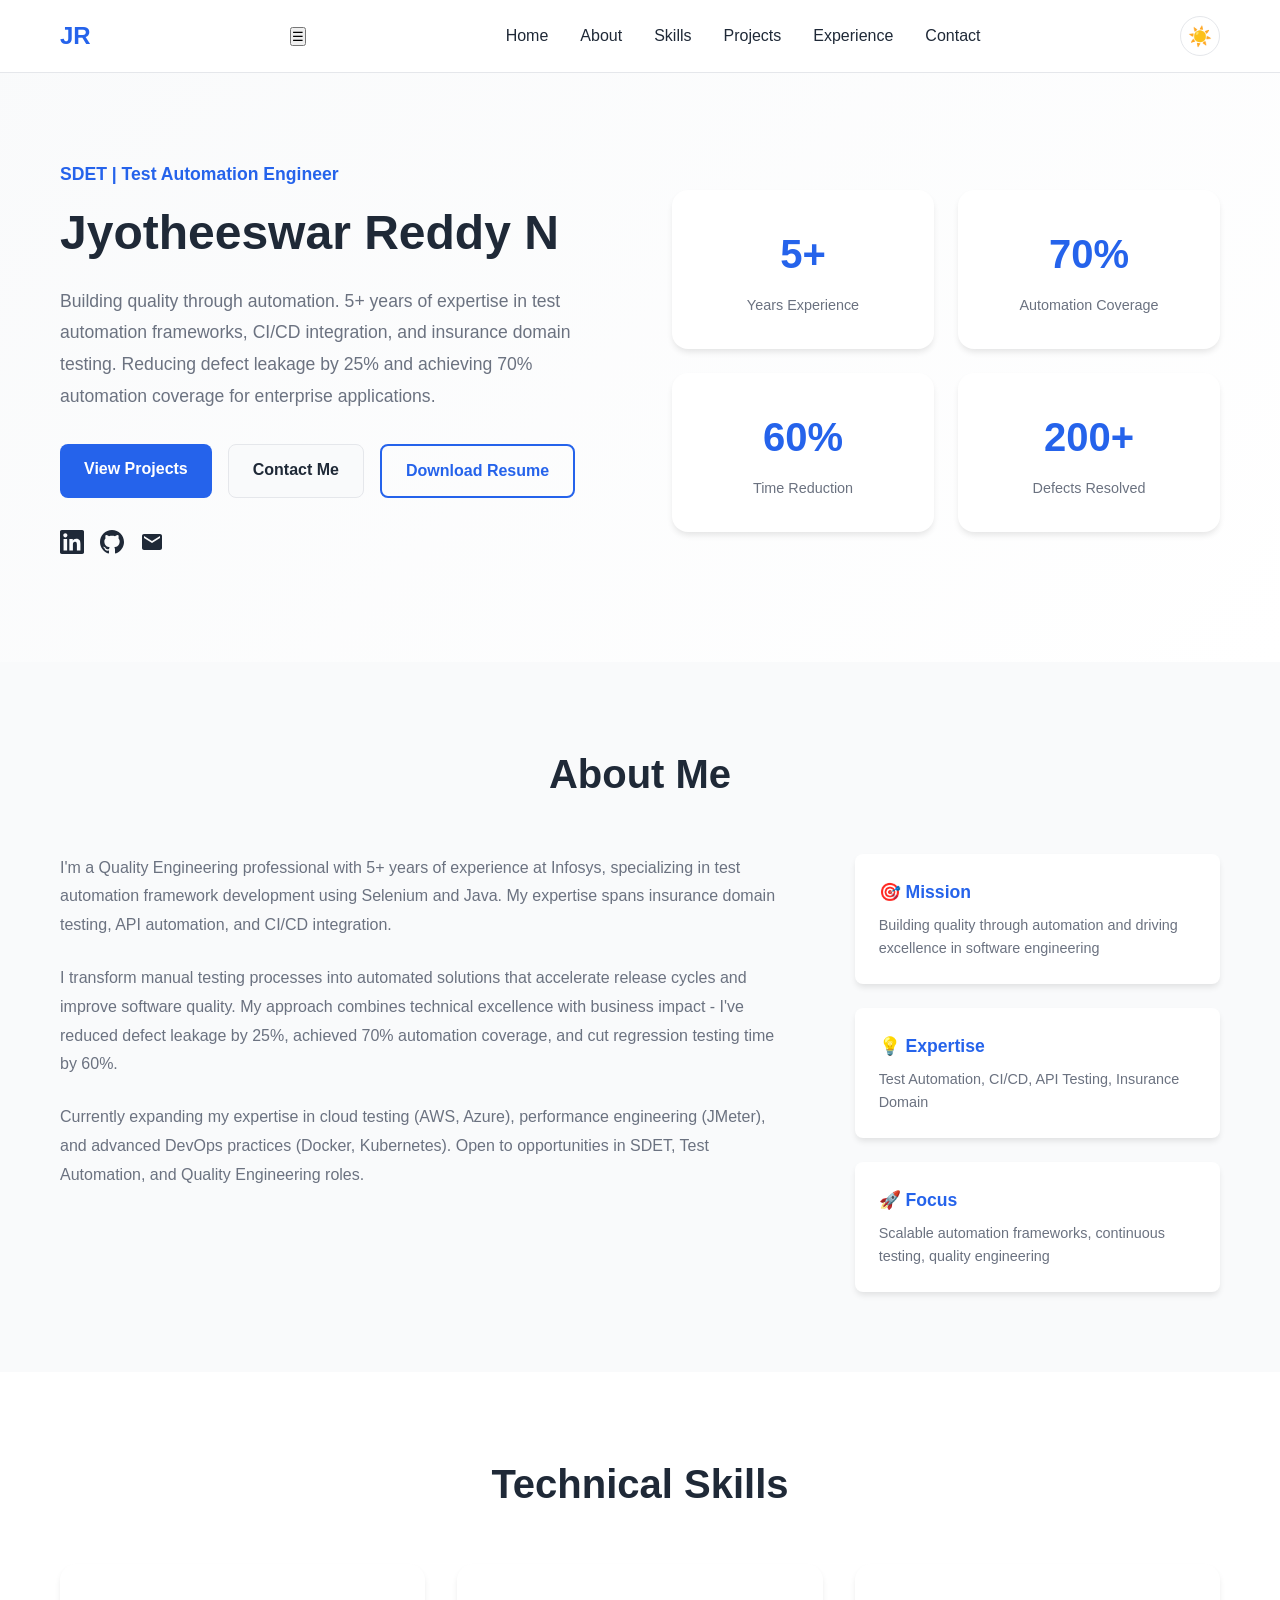
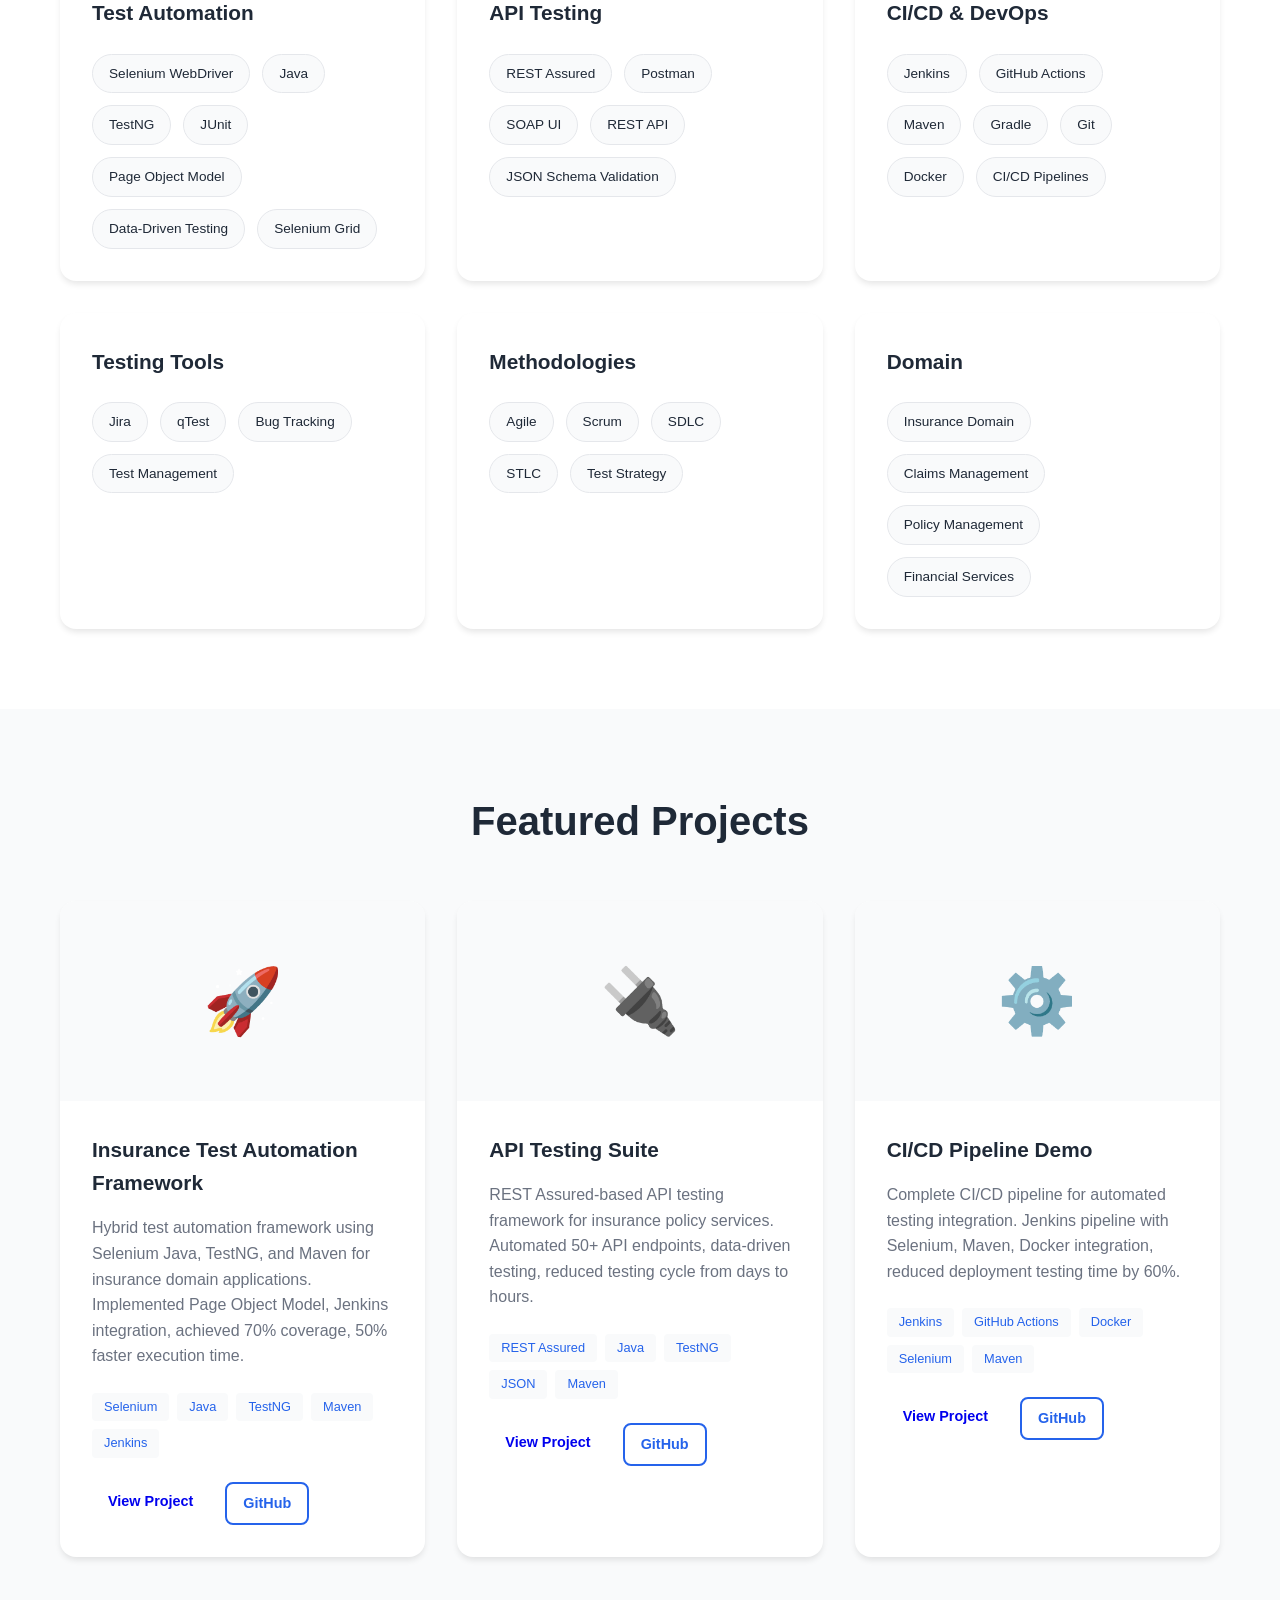
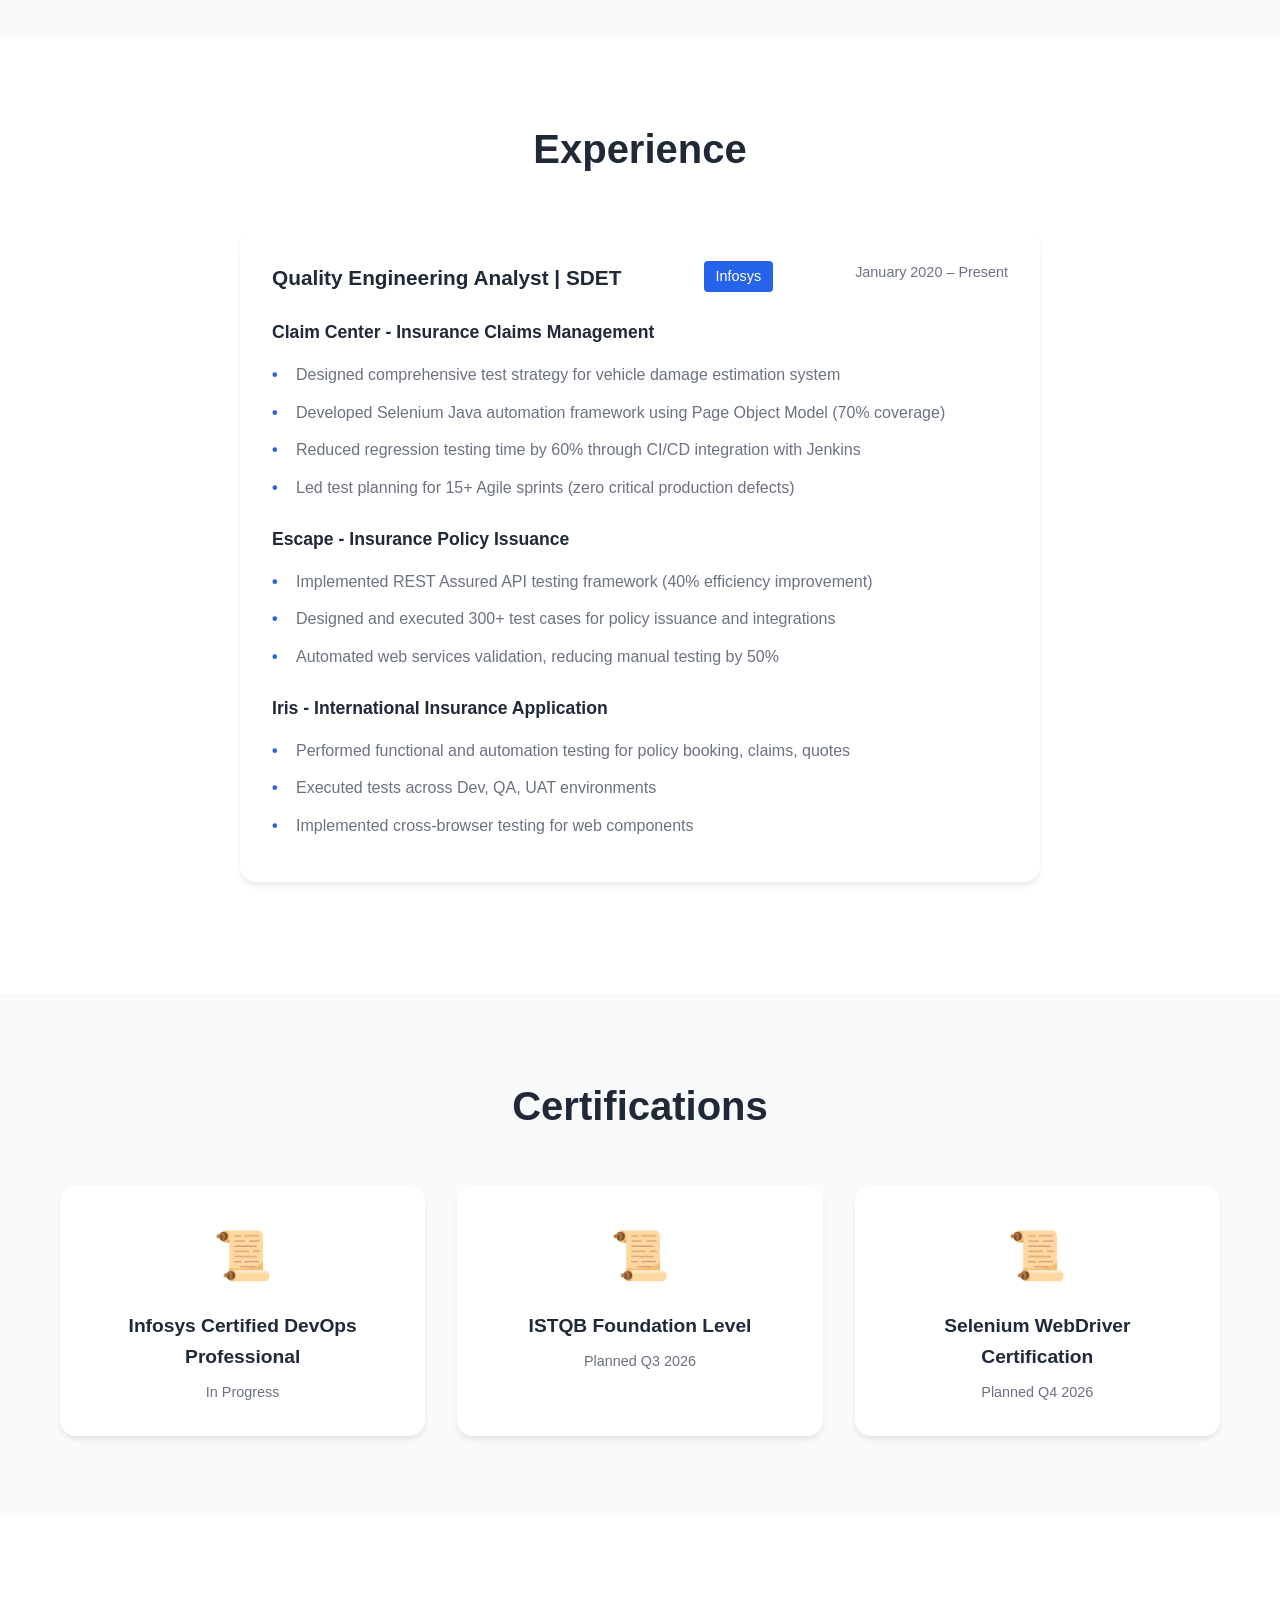
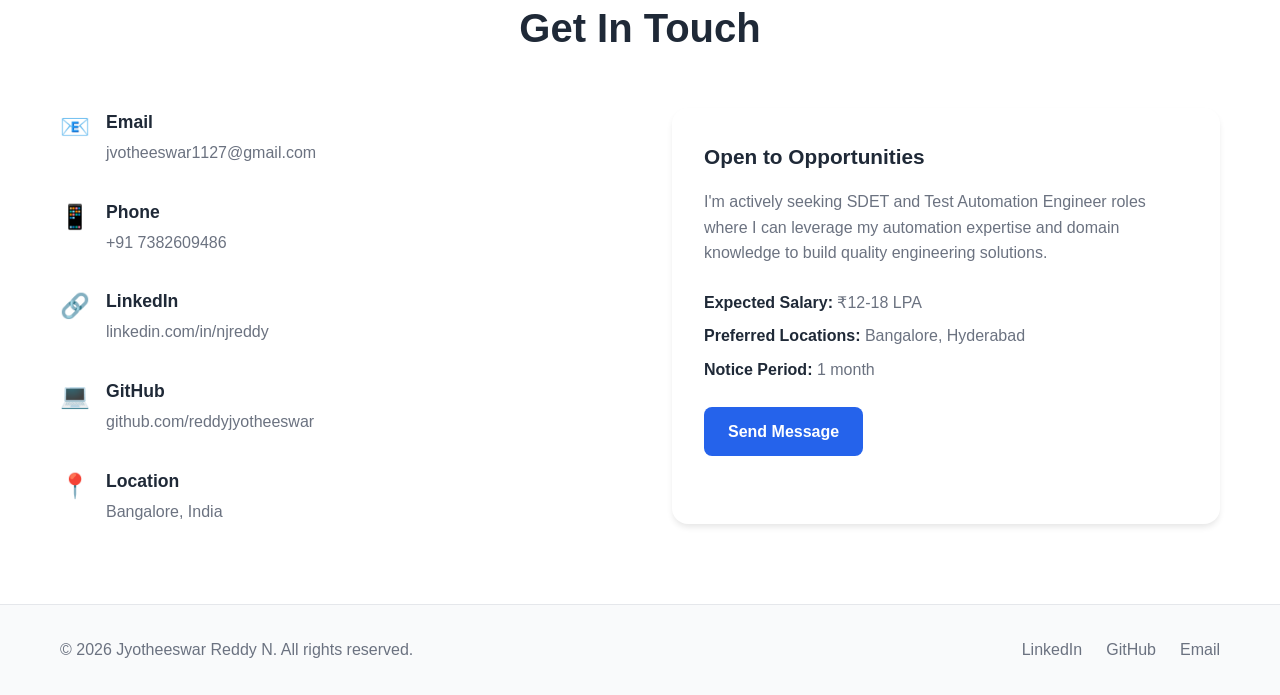
<file: website/index.html>
<!DOCTYPE html>
<html lang="en">
<head>
    <meta charset="UTF-8">
    <meta name="viewport" content="width=device-width, initial-scale=1.0">
    <title>Jyotheeswar Reddy N | SDET | Test Automation Engineer</title>
    <meta name="description" content="SDET and Test Automation Engineer with 5+ years experience in Selenium Java, CI/CD, API Testing, and Insurance Domain">
    <link rel="stylesheet" href="styles.css">
</head>
<body>
    <!-- Navigation -->
    <nav class="navbar">
        <div class="container">
            <div class="nav-brand">
                <a href="#home">JR</a>
            </div>
            <ul class="nav-menu">
                <li><a href="#home">Home</a></li>
                <li><a href="#about">About</a></li>
                <li><a href="#skills">Skills</a></li>
                <li><a href="#projects">Projects</a></li>
                <li><a href="#experience">Experience</a></li>
                <li><a href="#contact">Contact</a></li>
            </ul>
            <button class="theme-toggle" aria-label="Toggle dark mode">
                <span class="sun-icon">☀️</span>
                <span class="moon-icon">🌙</span>
            </button>
        </div>
    </nav>

    <!-- Hero Section -->
    <section id="home" class="hero">
        <div class="container">
            <div class="hero-content">
                <div class="hero-text">
                    <p class="hero-subtitle">SDET | Test Automation Engineer</p>
                    <h1 class="hero-title">Jyotheeswar Reddy N</h1>
                    <p class="hero-description">
                        Building quality through automation. 5+ years of expertise in test automation frameworks, 
                        CI/CD integration, and insurance domain testing. Reducing defect leakage by 25% and achieving 
                        70% automation coverage for enterprise applications.
                    </p>
                    <div class="hero-buttons">
                        <a href="#projects" class="btn btn-primary">View Projects</a>
                        <a href="#contact" class="btn btn-secondary">Contact Me</a>
                        <a href="resume_ats_optimized.md" class="btn btn-outline" download>Download Resume</a>
                    </div>
                    <div class="hero-social">
                        <a href="https://www.linkedin.com/in/njreddy" target="_blank" aria-label="LinkedIn">
                            <svg width="24" height="24" viewBox="0 0 24 24" fill="currentColor">
                                <path d="M20.447 20.452h-3.554v-5.569c0-1.328-.027-3.037-1.852-3.037-1.853 0-2.136 1.445-2.136 2.939v5.667H9.351V9h3.414v1.561h.046c.477-.9 1.637-1.85 3.37-1.85 3.601 0 4.267 2.37 4.267 5.455v6.286zM5.337 7.433c-1.144 0-2.063-.926-2.063-2.065 0-1.138.92-2.063 2.063-2.063 1.14 0 2.064.925 2.064 2.063 0 1.139-.925 2.065-2.064 2.065zm1.782 13.019H3.555V9h3.564v11.452zM22.225 0H1.771C.792 0 0 .774 0 1.729v20.542C0 23.227.792 24 1.771 24h20.451C23.2 24 24 23.227 24 22.271V1.729C24 .774 23.2 0 22.222 0h.003z"/>
                            </svg>
                        </a>
                        <a href="https://github.com/reddyjyotheeswar" target="_blank" aria-label="GitHub">
                            <svg width="24" height="24" viewBox="0 0 24 24" fill="currentColor">
                                <path d="M12 0c-6.626 0-12 5.373-12 12 0 5.302 3.438 9.8 8.207 11.387.599.111.793-.261.793-.577v-2.234c-3.338.726-4.033-1.416-4.033-1.416-.546-1.387-1.333-1.756-1.333-1.756-1.089-.745.083-.729.083-.729 1.205.084 1.839 1.237 1.839 1.237 1.07 1.834 2.807 1.304 3.492.997.107-.775.418-1.305.762-1.604-2.665-.305-5.467-1.334-5.467-5.931 0-1.311.469-2.381 1.236-3.221-.124-.303-.535-1.524.117-3.176 0 0 1.008-.322 3.301 1.23.957-.266 1.983-.399 3.003-.404 1.02.005 2.047.138 3.006.404 2.291-1.552 3.297-1.23 3.297-1.23.653 1.653.242 2.874.118 3.176.77.84 1.235 1.911 1.235 3.221 0 4.609-2.807 5.624-5.479 5.921.43.372.823 1.102.823 2.222v3.293c0 .319.192.694.801.576 4.765-1.589 8.199-6.086 8.199-11.386 0-6.627-5.373-12-12-12z"/>
                            </svg>
                        </a>
                        <a href="mailto:jvotheeswar1127@gmail.com" aria-label="Email">
                            <svg width="24" height="24" viewBox="0 0 24 24" fill="currentColor">
                                <path d="M20 4H4c-1.1 0-1.99.9-1.99 2L2 18c0 1.1.9 2 2 2h16c1.1 0 2-.9 2-2V6c0-1.1-.9-2-2-2zm0 4l-8 5-8-5V6l8 5 8-5v2z"/>
                            </svg>
                        </a>
                    </div>
                </div>
                <div class="hero-stats">
                    <div class="stat-card">
                        <div class="stat-number">5+</div>
                        <div class="stat-label">Years Experience</div>
                    </div>
                    <div class="stat-card">
                        <div class="stat-number">70%</div>
                        <div class="stat-label">Automation Coverage</div>
                    </div>
                    <div class="stat-card">
                        <div class="stat-number">60%</div>
                        <div class="stat-label">Time Reduction</div>
                    </div>
                    <div class="stat-card">
                        <div class="stat-number">200+</div>
                        <div class="stat-label">Defects Resolved</div>
                    </div>
                </div>
            </div>
        </div>
    </section>

    <!-- About Section -->
    <section id="about" class="about">
        <div class="container">
            <h2 class="section-title">About Me</h2>
            <div class="about-content">
                <div class="about-text">
                    <p>
                        I'm a Quality Engineering professional with 5+ years of experience at Infosys, specializing in 
                        test automation framework development using Selenium and Java. My expertise spans insurance domain 
                        testing, API automation, and CI/CD integration.
                    </p>
                    <p>
                        I transform manual testing processes into automated solutions that accelerate release cycles and 
                        improve software quality. My approach combines technical excellence with business impact - I've 
                        reduced defect leakage by 25%, achieved 70% automation coverage, and cut regression testing 
                        time by 60%.
                    </p>
                    <p>
                        Currently expanding my expertise in cloud testing (AWS, Azure), performance engineering (JMeter), 
                        and advanced DevOps practices (Docker, Kubernetes). Open to opportunities in SDET, Test Automation, 
                        and Quality Engineering roles.
                    </p>
                </div>
                <div class="about-highlights">
                    <div class="highlight-item">
                        <h3>🎯 Mission</h3>
                        <p>Building quality through automation and driving excellence in software engineering</p>
                    </div>
                    <div class="highlight-item">
                        <h3>💡 Expertise</h3>
                        <p>Test Automation, CI/CD, API Testing, Insurance Domain</p>
                    </div>
                    <div class="highlight-item">
                        <h3>🚀 Focus</h3>
                        <p>Scalable automation frameworks, continuous testing, quality engineering</p>
                    </div>
                </div>
            </div>
        </div>
    </section>

    <!-- Skills Section -->
    <section id="skills" class="skills">
        <div class="container">
            <h2 class="section-title">Technical Skills</h2>
            <div class="skills-grid">
                <div class="skill-category">
                    <h3>Test Automation</h3>
                    <div class="skill-tags">
                        <span class="skill-tag">Selenium WebDriver</span>
                        <span class="skill-tag">Java</span>
                        <span class="skill-tag">TestNG</span>
                        <span class="skill-tag">JUnit</span>
                        <span class="skill-tag">Page Object Model</span>
                        <span class="skill-tag">Data-Driven Testing</span>
                        <span class="skill-tag">Selenium Grid</span>
                    </div>
                </div>
                <div class="skill-category">
                    <h3>API Testing</h3>
                    <div class="skill-tags">
                        <span class="skill-tag">REST Assured</span>
                        <span class="skill-tag">Postman</span>
                        <span class="skill-tag">SOAP UI</span>
                        <span class="skill-tag">REST API</span>
                        <span class="skill-tag">JSON Schema Validation</span>
                    </div>
                </div>
                <div class="skill-category">
                    <h3>CI/CD & DevOps</h3>
                    <div class="skill-tags">
                        <span class="skill-tag">Jenkins</span>
                        <span class="skill-tag">GitHub Actions</span>
                        <span class="skill-tag">Maven</span>
                        <span class="skill-tag">Gradle</span>
                        <span class="skill-tag">Git</span>
                        <span class="skill-tag">Docker</span>
                        <span class="skill-tag">CI/CD Pipelines</span>
                    </div>
                </div>
                <div class="skill-category">
                    <h3>Testing Tools</h3>
                    <div class="skill-tags">
                        <span class="skill-tag">Jira</span>
                        <span class="skill-tag">qTest</span>
                        <span class="skill-tag">Bug Tracking</span>
                        <span class="skill-tag">Test Management</span>
                    </div>
                </div>
                <div class="skill-category">
                    <h3>Methodologies</h3>
                    <div class="skill-tags">
                        <span class="skill-tag">Agile</span>
                        <span class="skill-tag">Scrum</span>
                        <span class="skill-tag">SDLC</span>
                        <span class="skill-tag">STLC</span>
                        <span class="skill-tag">Test Strategy</span>
                    </div>
                </div>
                <div class="skill-category">
                    <h3>Domain</h3>
                    <div class="skill-tags">
                        <span class="skill-tag">Insurance Domain</span>
                        <span class="skill-tag">Claims Management</span>
                        <span class="skill-tag">Policy Management</span>
                        <span class="skill-tag">Financial Services</span>
                    </div>
                </div>
            </div>
        </div>
    </section>

    <!-- Projects Section -->
    <section id="projects" class="projects">
        <div class="container">
            <h2 class="section-title">Featured Projects</h2>
            <div class="projects-grid">
                <div class="project-card">
                    <div class="project-image">
                        <div class="project-placeholder">🚀</div>
                    </div>
                    <div class="project-content">
                        <h3>Insurance Test Automation Framework</h3>
                        <p class="project-description">
                            Hybrid test automation framework using Selenium Java, TestNG, and Maven for insurance domain 
                            applications. Implemented Page Object Model, Jenkins integration, achieved 70% coverage, 
                            50% faster execution time.
                        </p>
                        <div class="project-tech">
                            <span>Selenium</span>
                            <span>Java</span>
                            <span>TestNG</span>
                            <span>Maven</span>
                            <span>Jenkins</span>
                        </div>
                        <div class="project-links">
                            <a href="https://github.com/reddyjyotheeswar/insurance-test-automation" target="_blank" class="btn btn-small">View Project</a>
                            <a href="https://github.com/reddyjyotheeswar/insurance-test-automation" target="_blank" class="btn btn-small btn-outline">GitHub</a>
                        </div>
                    </div>
                </div>

                <div class="project-card">
                    <div class="project-image">
                        <div class="project-placeholder">🔌</div>
                    </div>
                    <div class="project-content">
                        <h3>API Testing Suite</h3>
                        <p class="project-description">
                            REST Assured-based API testing framework for insurance policy services. Automated 50+ API 
                            endpoints, data-driven testing, reduced testing cycle from days to hours.
                        </p>
                        <div class="project-tech">
                            <span>REST Assured</span>
                            <span>Java</span>
                            <span>TestNG</span>
                            <span>JSON</span>
                            <span>Maven</span>
                        </div>
                        <div class="project-links">
                            <a href="https://github.com/reddyjyotheeswar/api-testing-suite" target="_blank" class="btn btn-small">View Project</a>
                            <a href="https://github.com/reddyjyotheeswar/api-testing-suite" target="_blank" class="btn btn-small btn-outline">GitHub</a>
                        </div>
                    </div>
                </div>

                <div class="project-card">
                    <div class="project-image">
                        <div class="project-placeholder">⚙️</div>
                    </div>
                    <div class="project-content">
                        <h3>CI/CD Pipeline Demo</h3>
                        <p class="project-description">
                            Complete CI/CD pipeline for automated testing integration. Jenkins pipeline with Selenium, 
                            Maven, Docker integration, reduced deployment testing time by 60%.
                        </p>
                        <div class="project-tech">
                            <span>Jenkins</span>
                            <span>GitHub Actions</span>
                            <span>Docker</span>
                            <span>Selenium</span>
                            <span>Maven</span>
                        </div>
                        <div class="project-links">
                            <a href="https://github.com/reddyjyotheeswar/cicd-pipeline-demo" target="_blank" class="btn btn-small">View Project</a>
                            <a href="https://github.com/reddyjyotheeswar/cicd-pipeline-demo" target="_blank" class="btn btn-small btn-outline">GitHub</a>
                        </div>
                    </div>
                </div>
            </div>
        </div>
    </section>

    <!-- Experience Section -->
    <section id="experience" class="experience">
        <div class="container">
            <h2 class="section-title">Experience</h2>
            <div class="experience-timeline">
                <div class="experience-item">
                    <div class="experience-header">
                        <h3>Quality Engineering Analyst | SDET</h3>
                        <span class="experience-company">Infosys</span>
                        <span class="experience-date">January 2020 – Present</span>
                    </div>
                    <div class="experience-details">
                        <h4>Claim Center - Insurance Claims Management</h4>
                        <ul>
                            <li>Designed comprehensive test strategy for vehicle damage estimation system</li>
                            <li>Developed Selenium Java automation framework using Page Object Model (70% coverage)</li>
                            <li>Reduced regression testing time by 60% through CI/CD integration with Jenkins</li>
                            <li>Led test planning for 15+ Agile sprints (zero critical production defects)</li>
                        </ul>
                        <h4>Escape - Insurance Policy Issuance</h4>
                        <ul>
                            <li>Implemented REST Assured API testing framework (40% efficiency improvement)</li>
                            <li>Designed and executed 300+ test cases for policy issuance and integrations</li>
                            <li>Automated web services validation, reducing manual testing by 50%</li>
                        </ul>
                        <h4>Iris - International Insurance Application</h4>
                        <ul>
                            <li>Performed functional and automation testing for policy booking, claims, quotes</li>
                            <li>Executed tests across Dev, QA, UAT environments</li>
                            <li>Implemented cross-browser testing for web components</li>
                        </ul>
                    </div>
                </div>
            </div>
        </div>
    </section>

    <!-- Certifications Section -->
    <section id="certifications" class="certifications">
        <div class="container">
            <h2 class="section-title">Certifications</h2>
            <div class="certifications-grid">
                <div class="certification-card">
                    <div class="certification-icon">📜</div>
                    <h3>Infosys Certified DevOps Professional</h3>
                    <p class="certification-status">In Progress</p>
                </div>
                <div class="certification-card">
                    <div class="certification-icon">📜</div>
                    <h3>ISTQB Foundation Level</h3>
                    <p class="certification-status">Planned Q3 2026</p>
                </div>
                <div class="certification-card">
                    <div class="certification-icon">📜</div>
                    <h3>Selenium WebDriver Certification</h3>
                    <p class="certification-status">Planned Q4 2026</p>
                </div>
            </div>
        </div>
    </section>

    <!-- Contact Section -->
    <section id="contact" class="contact">
        <div class="container">
            <h2 class="section-title">Get In Touch</h2>
            <div class="contact-content">
                <div class="contact-info">
                    <div class="contact-item">
                        <div class="contact-icon">📧</div>
                        <div>
                            <h3>Email</h3>
                            <a href="mailto:jvotheeswar1127@gmail.com">jvotheeswar1127@gmail.com</a>
                        </div>
                    </div>
                    <div class="contact-item">
                        <div class="contact-icon">📱</div>
                        <div>
                            <h3>Phone</h3>
                            <a href="tel:+917382609486">+91 7382609486</a>
                        </div>
                    </div>
                    <div class="contact-item">
                        <div class="contact-icon">🔗</div>
                        <div>
                            <h3>LinkedIn</h3>
                            <a href="https://www.linkedin.com/in/njreddy" target="_blank">linkedin.com/in/njreddy</a>
                        </div>
                    </div>
                    <div class="contact-item">
                        <div class="contact-icon">💻</div>
                        <div>
                            <h3>GitHub</h3>
                            <a href="https://github.com/reddyjyotheeswar" target="_blank">github.com/reddyjyotheeswar</a>
                        </div>
                    </div>
                    <div class="contact-item">
                        <div class="contact-icon">📍</div>
                        <div>
                            <h3>Location</h3>
                            <p>Bangalore, India</p>
                        </div>
                    </div>
                </div>
                <div class="contact-cta">
                    <h3>Open to Opportunities</h3>
                    <p>
                        I'm actively seeking SDET and Test Automation Engineer roles where I can leverage my 
                        automation expertise and domain knowledge to build quality engineering solutions.
                    </p>
                    <div class="contact-preferences">
                        <p><strong>Expected Salary:</strong> ₹12-18 LPA</p>
                        <p><strong>Preferred Locations:</strong> Bangalore, Hyderabad</p>
                        <p><strong>Notice Period:</strong> 1 month</p>
                    </div>
                    <a href="mailto:jvotheeswar1127@gmail.com" class="btn btn-primary">Send Message</a>
                </div>
            </div>
        </div>
    </section>

    <!-- Footer -->
    <footer class="footer">
        <div class="container">
            <div class="footer-content">
                <p>&copy; 2026 Jyotheeswar Reddy N. All rights reserved.</p>
                <div class="footer-social">
                    <a href="https://www.linkedin.com/in/njreddy" target="_blank" aria-label="LinkedIn">LinkedIn</a>
                    <a href="https://github.com/reddyjyotheeswar" target="_blank" aria-label="GitHub">GitHub</a>
                    <a href="mailto:jvotheeswar1127@gmail.com" aria-label="Email">Email</a>
                </div>
            </div>
        </div>
    </footer>

    <script src="script.js"></script>
</body>
</html>
</file>
<file: website/styles.css>
/* Reset and Base Styles */
* {
    margin: 0;
    padding: 0;
    box-sizing: border-box;
}

:root {
    --primary-color: #2563eb;
    --secondary-color: #1e40af;
    --text-color: #1f2937;
    --text-light: #6b7280;
    --bg-color: #ffffff;
    --bg-secondary: #f9fafb;
    --border-color: #e5e7eb;
    --card-bg: #ffffff;
    --shadow: 0 4px 6px -1px rgba(0, 0, 0, 0.1);
    --shadow-lg: 0 10px 15px -3px rgba(0, 0, 0, 0.1);
}

[data-theme="dark"] {
    --primary-color: #3b82f6;
    --secondary-color: #60a5fa;
    --text-color: #f9fafb;
    --text-light: #d1d5db;
    --bg-color: #111827;
    --bg-secondary: #1f2937;
    --border-color: #374151;
    --card-bg: #1f2937;
    --shadow: 0 4px 6px -1px rgba(0, 0, 0, 0.5);
    --shadow-lg: 0 10px 15px -3px rgba(0, 0, 0, 0.5);
}

body {
    font-family: -apple-system, BlinkMacSystemFont, 'Segoe UI', Roboto, Oxygen, Ubuntu, Cantarell, sans-serif;
    line-height: 1.6;
    color: var(--text-color);
    background-color: var(--bg-color);
    transition: background-color 0.3s, color 0.3s;
}

.container {
    max-width: 1200px;
    margin: 0 auto;
    padding: 0 20px;
}

/* Navigation */
.navbar {
    background-color: var(--bg-color);
    border-bottom: 1px solid var(--border-color);
    position: fixed;
    top: 0;
    left: 0;
    right: 0;
    z-index: 1000;
    padding: 1rem 0;
    transition: background-color 0.3s, border-color 0.3s;
}

.navbar .container {
    display: flex;
    justify-content: space-between;
    align-items: center;
}

.nav-brand a {
    font-size: 1.5rem;
    font-weight: bold;
    color: var(--primary-color);
    text-decoration: none;
}

.nav-menu {
    display: flex;
    list-style: none;
    gap: 2rem;
}

.nav-menu a {
    color: var(--text-color);
    text-decoration: none;
    font-weight: 500;
    transition: color 0.3s;
}

.nav-menu a:hover {
    color: var(--primary-color);
}

.theme-toggle {
    background: none;
    border: 1px solid var(--border-color);
    border-radius: 50%;
    width: 40px;
    height: 40px;
    cursor: pointer;
    display: flex;
    align-items: center;
    justify-content: center;
    transition: all 0.3s;
}

.theme-toggle:hover {
    background-color: var(--bg-secondary);
}

.sun-icon, .moon-icon {
    font-size: 1.2rem;
}

.moon-icon {
    display: none;
}

[data-theme="dark"] .sun-icon {
    display: none;
}

[data-theme="dark"] .moon-icon {
    display: block;
}

/* Mobile Navigation */
@media (max-width: 768px) {
    .nav-menu {
        display: none;
        flex-direction: column;
        position: absolute;
        top: 100%;
        left: 0;
        right: 0;
        background-color: var(--bg-color);
        border-bottom: 1px solid var(--border-color);
        padding: 1rem;
        gap: 1rem;
    }

    .nav-menu.active {
        display: flex;
    }
}

/* Hero Section */
.hero {
    padding: 160px 0 100px;
    background: linear-gradient(135deg, var(--bg-secondary) 0%, var(--bg-color) 100%);
}

.hero-content {
    display: grid;
    grid-template-columns: 1fr 1fr;
    gap: 4rem;
    align-items: center;
}

.hero-subtitle {
    color: var(--primary-color);
    font-weight: 600;
    font-size: 1.1rem;
    margin-bottom: 1rem;
}

.hero-title {
    font-size: 3rem;
    font-weight: 700;
    margin-bottom: 1.5rem;
    line-height: 1.2;
}

.hero-description {
    color: var(--text-light);
    font-size: 1.1rem;
    margin-bottom: 2rem;
    line-height: 1.8;
}

.hero-buttons {
    display: flex;
    gap: 1rem;
    margin-bottom: 2rem;
    flex-wrap: wrap;
}

.btn {
    padding: 0.75rem 1.5rem;
    border-radius: 0.5rem;
    font-weight: 600;
    text-decoration: none;
    transition: all 0.3s;
    display: inline-block;
}

.btn-primary {
    background-color: var(--primary-color);
    color: white;
    border: none;
}

.btn-primary:hover {
    background-color: var(--secondary-color);
}

.btn-secondary {
    background-color: var(--bg-secondary);
    color: var(--text-color);
    border: 1px solid var(--border-color);
}

.btn-secondary:hover {
    background-color: var(--border-color);
}

.btn-outline {
    background-color: transparent;
    color: var(--primary-color);
    border: 2px solid var(--primary-color);
}

.btn-outline:hover {
    background-color: var(--primary-color);
    color: white;
}

.btn-small {
    padding: 0.5rem 1rem;
    font-size: 0.9rem;
}

.hero-social {
    display: flex;
    gap: 1rem;
}

.hero-social a {
    color: var(--text-color);
    transition: color 0.3s;
}

.hero-social a:hover {
    color: var(--primary-color);
}

.hero-stats {
    display: grid;
    grid-template-columns: repeat(2, 1fr);
    gap: 1.5rem;
}

.stat-card {
    background-color: var(--card-bg);
    padding: 2rem;
    border-radius: 1rem;
    box-shadow: var(--shadow);
    text-align: center;
    transition: transform 0.3s, box-shadow 0.3s;
}

.stat-card:hover {
    transform: translateY(-5px);
    box-shadow: var(--shadow-lg);
}

.stat-number {
    font-size: 2.5rem;
    font-weight: 700;
    color: var(--primary-color);
    margin-bottom: 0.5rem;
}

.stat-label {
    color: var(--text-light);
    font-size: 0.9rem;
}

/* Section Styles */
section {
    padding: 80px 0;
}

.section-title {
    font-size: 2.5rem;
    font-weight: 700;
    text-align: center;
    margin-bottom: 3rem;
    color: var(--text-color);
}

/* About Section */
.about {
    background-color: var(--bg-secondary);
}

.about-content {
    display: grid;
    grid-template-columns: 2fr 1fr;
    gap: 4rem;
}

.about-text p {
    color: var(--text-light);
    margin-bottom: 1.5rem;
    line-height: 1.8;
}

.about-highlights {
    display: flex;
    flex-direction: column;
    gap: 1.5rem;
}

.highlight-item {
    background-color: var(--card-bg);
    padding: 1.5rem;
    border-radius: 0.5rem;
    box-shadow: var(--shadow);
}

.highlight-item h3 {
    color: var(--primary-color);
    margin-bottom: 0.5rem;
    font-size: 1.1rem;
}

.highlight-item p {
    color: var(--text-light);
    font-size: 0.9rem;
}

/* Skills Section */
.skills-grid {
    display: grid;
    grid-template-columns: repeat(auto-fit, minmax(300px, 1fr));
    gap: 2rem;
}

.skill-category {
    background-color: var(--card-bg);
    padding: 2rem;
    border-radius: 1rem;
    box-shadow: var(--shadow);
}

.skill-category h3 {
    color: var(--text-color);
    margin-bottom: 1.5rem;
    font-size: 1.3rem;
}

.skill-tags {
    display: flex;
    flex-wrap: wrap;
    gap: 0.75rem;
}

.skill-tag {
    background-color: var(--bg-secondary);
    color: var(--text-color);
    padding: 0.5rem 1rem;
    border-radius: 2rem;
    font-size: 0.85rem;
    border: 1px solid var(--border-color);
    transition: all 0.3s;
}

.skill-tag:hover {
    background-color: var(--primary-color);
    color: white;
    border-color: var(--primary-color);
}

/* Projects Section */
.projects {
    background-color: var(--bg-secondary);
}

.projects-grid {
    display: grid;
    grid-template-columns: repeat(auto-fit, minmax(350px, 1fr));
    gap: 2rem;
}

.project-card {
    background-color: var(--card-bg);
    border-radius: 1rem;
    overflow: hidden;
    box-shadow: var(--shadow);
    transition: transform 0.3s, box-shadow 0.3s;
}

.project-card:hover {
    transform: translateY(-5px);
    box-shadow: var(--shadow-lg);
}

.project-image {
    background-color: var(--bg-secondary);
    height: 200px;
    display: flex;
    align-items: center;
    justify-content: center;
}

.project-placeholder {
    font-size: 4rem;
}

.project-content {
    padding: 2rem;
}

.project-content h3 {
    color: var(--text-color);
    margin-bottom: 1rem;
    font-size: 1.3rem;
}

.project-description {
    color: var(--text-light);
    margin-bottom: 1.5rem;
    line-height: 1.6;
}

.project-tech {
    display: flex;
    flex-wrap: wrap;
    gap: 0.5rem;
    margin-bottom: 1.5rem;
}

.project-tech span {
    background-color: var(--bg-secondary);
    color: var(--primary-color);
    padding: 0.25rem 0.75rem;
    border-radius: 0.25rem;
    font-size: 0.8rem;
    font-weight: 500;
}

.project-links {
    display: flex;
    gap: 1rem;
}

/* Experience Section */
.experience-timeline {
    max-width: 800px;
    margin: 0 auto;
}

.experience-item {
    background-color: var(--card-bg);
    padding: 2rem;
    border-radius: 1rem;
    box-shadow: var(--shadow);
    margin-bottom: 2rem;
}

.experience-header {
    display: flex;
    justify-content: space-between;
    align-items: flex-start;
    margin-bottom: 1.5rem;
    flex-wrap: wrap;
    gap: 1rem;
}

.experience-header h3 {
    color: var(--text-color);
    font-size: 1.3rem;
}

.experience-company {
    background-color: var(--primary-color);
    color: white;
    padding: 0.25rem 0.75rem;
    border-radius: 0.25rem;
    font-size: 0.9rem;
    font-weight: 500;
}

.experience-date {
    color: var(--text-light);
    font-size: 0.9rem;
}

.experience-details h4 {
    color: var(--text-color);
    margin: 1.5rem 0 1rem;
    font-size: 1.1rem;
}

.experience-details ul {
    list-style: none;
    padding-left: 0;
}

.experience-details li {
    color: var(--text-light);
    margin-bottom: 0.75rem;
    padding-left: 1.5rem;
    position: relative;
}

.experience-details li::before {
    content: "•";
    color: var(--primary-color);
    font-weight: bold;
    position: absolute;
    left: 0;
}

/* Certifications Section */
.certifications {
    background-color: var(--bg-secondary);
}

.certifications-grid {
    display: grid;
    grid-template-columns: repeat(auto-fit, minmax(300px, 1fr));
    gap: 2rem;
}

.certification-card {
    background-color: var(--card-bg);
    padding: 2rem;
    border-radius: 1rem;
    box-shadow: var(--shadow);
    text-align: center;
    transition: transform 0.3s, box-shadow 0.3s;
}

.certification-card:hover {
    transform: translateY(-5px);
    box-shadow: var(--shadow-lg);
}

.certification-icon {
    font-size: 3rem;
    margin-bottom: 1rem;
}

.certification-card h3 {
    color: var(--text-color);
    margin-bottom: 0.5rem;
    font-size: 1.2rem;
}

.certification-status {
    color: var(--text-light);
    font-size: 0.9rem;
}

/* Contact Section */
.contact-content {
    display: grid;
    grid-template-columns: 1fr 1fr;
    gap: 4rem;
}

.contact-info {
    display: flex;
    flex-direction: column;
    gap: 2rem;
}

.contact-item {
    display: flex;
    gap: 1rem;
    align-items: flex-start;
}

.contact-icon {
    font-size: 1.5rem;
    flex-shrink: 0;
}

.contact-item h3 {
    color: var(--text-color);
    margin-bottom: 0.25rem;
    font-size: 1.1rem;
}

.contact-item a,
.contact-item p {
    color: var(--text-light);
    text-decoration: none;
}

.contact-item a:hover {
    color: var(--primary-color);
}

.contact-cta {
    background-color: var(--card-bg);
    padding: 2rem;
    border-radius: 1rem;
    box-shadow: var(--shadow);
}

.contact-cta h3 {
    color: var(--text-color);
    margin-bottom: 1rem;
    font-size: 1.3rem;
}

.contact-cta p {
    color: var(--text-light);
    margin-bottom: 1.5rem;
    line-height: 1.6;
}

.contact-preferences {
    margin-bottom: 1.5rem;
}

.contact-preferences p {
    margin-bottom: 0.5rem;
    color: var(--text-light);
}

.contact-preferences strong {
    color: var(--text-color);
}

/* Footer */
.footer {
    background-color: var(--bg-secondary);
    padding: 2rem 0;
    border-top: 1px solid var(--border-color);
}

.footer-content {
    display: flex;
    justify-content: space-between;
    align-items: center;
    flex-wrap: wrap;
    gap: 1rem;
}

.footer-content p {
    color: var(--text-light);
}

.footer-social {
    display: flex;
    gap: 1.5rem;
}

.footer-social a {
    color: var(--text-light);
    text-decoration: none;
    transition: color 0.3s;
}

.footer-social a:hover {
    color: var(--primary-color);
}

/* Responsive Design */
@media (max-width: 1024px) {
    .hero-content {
        grid-template-columns: 1fr;
        text-align: center;
    }

    .hero-buttons {
        justify-content: center;
    }

    .hero-social {
        justify-content: center;
    }

    .about-content {
        grid-template-columns: 1fr;
    }

    .contact-content {
        grid-template-columns: 1fr;
    }
}

@media (max-width: 768px) {
    .hero-title {
        font-size: 2rem;
    }

    .hero-stats {
        grid-template-columns: 1fr;
    }

    .section-title {
        font-size: 2rem;
    }

    .experience-header {
        flex-direction: column;
    }

    .footer-content {
        flex-direction: column;
        text-align: center;
    }
}

/* Animations */
@keyframes fadeInUp {
    from {
        opacity: 0;
        transform: translateY(20px);
    }
    to {
        opacity: 1;
        transform: translateY(0);
    }
}

.hero-content > div {
    animation: fadeInUp 0.6s ease-out;
}

.hero-content > div:nth-child(2) {
    animation-delay: 0.2s;
}

/* Smooth Scrolling */
html {
    scroll-behavior: smooth;
}

/* Selection */
::selection {
    background-color: var(--primary-color);
    color: white;
}
</file>
